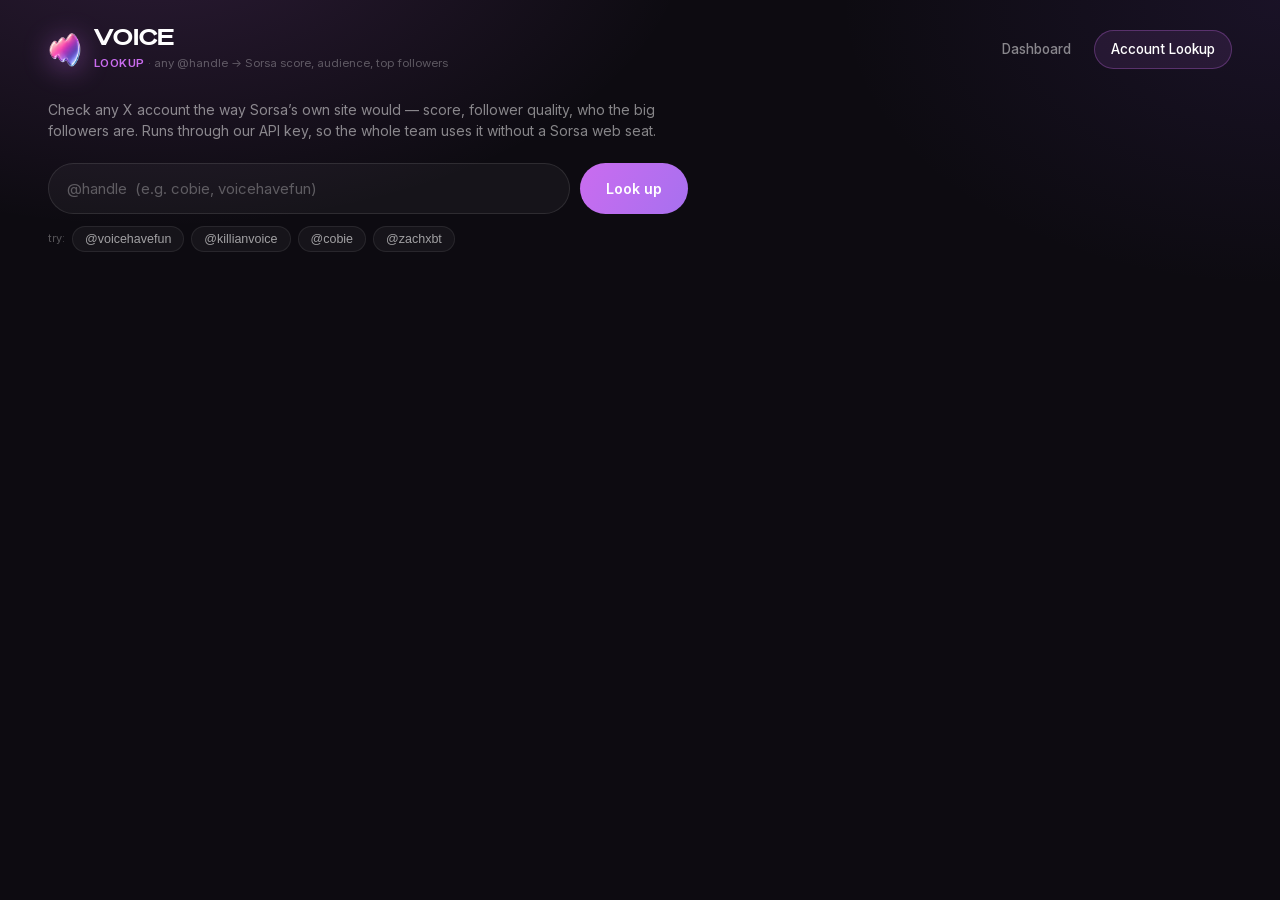
<file: voice-analytics-dashboard-main/lookup.html>
<!DOCTYPE html>
<html lang="en">
<head>
<meta charset="utf-8" />
<meta name="viewport" content="width=device-width, initial-scale=1" />
<title>VOICE · Account Lookup</title>
<link rel="icon" href="assets/favicon.ico" />
<link rel="stylesheet" href="brand.css" />
<style>
    .lead { font-size: 14px; color: var(--w50); margin: 6px 0 22px; max-width: 640px; line-height: 1.5; }
    .searchbox { display: flex; gap: 10px; max-width: 640px; margin-bottom: 12px; }
    .searchbox .inp { flex: 1; position: relative; }
    .searchbox input {
        width: 100%; padding: 15px 18px; font-size: 15px; color: var(--w);
        background: var(--w04); border: 1px solid var(--w10); border-radius: var(--radius-pill);
        outline: none; font-family: inherit;
    }
    .searchbox input::placeholder { color: var(--w30); }
    .searchbox input:focus { border-color: var(--pink-30); }
    .btn {
        padding: 0 26px; font-size: 14px; font-weight: 600; color: var(--w); font-family: inherit;
        background: linear-gradient(120deg, var(--pink), var(--purple)); border: none;
        border-radius: var(--radius-pill); cursor: pointer; transition: filter 0.15s ease;
    }
    .btn:hover { filter: brightness(1.1); }
    .btn:disabled { opacity: 0.5; cursor: default; }
    .quick { display: flex; gap: 7px; flex-wrap: wrap; margin-bottom: 26px; }
    .quick span { font-size: 11px; color: var(--w30); align-self: center; }
    .qb { padding: 5px 12px; font-size: 12.5px; color: var(--w60); background: var(--w04);
        border: 1px solid var(--w08); border-radius: var(--radius-pill); cursor: pointer; }
    .qb:hover { color: var(--w); background: var(--w08); }

    .result { max-width: 760px; padding: 26px; margin-top: 8px; }
    .rhead { display: flex; align-items: center; gap: 14px; flex-wrap: wrap; margin-bottom: 6px; }
    .rname { font-size: 22px; font-weight: 700; }
    .rname .h { color: var(--w30); font-weight: 500; font-size: 15px; margin-left: 7px; }
    .rverdict { font-size: 13.5px; padding: 6px 13px; border-radius: var(--radius-pill);
        border: 1px solid; font-weight: 600; }
    .rgrid { display: grid; grid-template-columns: repeat(4, 1fr); gap: 14px; margin: 20px 0; }
    @media (max-width: 620px) { .rgrid { grid-template-columns: repeat(2, 1fr); } }
    .rtile { padding: 15px 16px; border: 1px solid var(--w08); border-radius: var(--radius-md);
        background: var(--w02); }
    .rtile .l { font-size: 10.5px; text-transform: uppercase; letter-spacing: 0.06em; color: var(--w30); }
    .rtile .v { font-size: 23px; font-weight: 700; margin-top: 6px; }
    .rtile .s { font-size: 11.5px; color: var(--w50); margin-top: 4px; }

    .tf-title { font-size: 12px; text-transform: uppercase; letter-spacing: 0.06em; color: var(--w30);
        margin: 8px 0 10px; }
    .tf-row { position: relative; display: grid; grid-template-columns: 34px 1fr 90px;
        align-items: center; padding: 10px 14px; border-top: 1px solid var(--w08); overflow: hidden; }
    .tf-row:hover { background: var(--w02); }
    .tf-row > * { position: relative; z-index: 1; }
    .tf-row > .tf-fill { position: absolute; left: 0; top: 0; bottom: 0; z-index: 0; }
    .tf-rank { font-size: 13px; color: var(--w50); font-weight: 600; }
    .tf-name { font-size: 13.5px; font-weight: 500; }
    .tf-name .f { font-size: 11.5px; color: var(--w30); margin-left: 7px; }
    .tf-score { text-align: right; font-weight: 700; font-variant-numeric: tabular-nums; }

    .state { max-width: 760px; padding: 40px 26px; text-align: center; color: var(--w30); font-size: 14px; }
    .err { color: var(--red); }
    .mockflag { font-size: 11px; color: var(--peach); margin-left: 8px; }
</style>
</head>
<body>
<div class="wrap">
    <header class="topbar">
        <div class="brand-lockup">
            <img src="assets/logo.webp" alt="VOICE" />
            <div>
                <div class="bt">VOICE</div>
                <div class="brand-sub"><b style="color:var(--pink);font-weight:600;letter-spacing:.04em">LOOKUP</b> · any @handle → Sorsa score, audience, top followers</div>
            </div>
        </div>
        <nav class="nav">
            <a href="dashboard.html">Dashboard</a>
            <a href="lookup.html" class="active">Account Lookup</a>
        </nav>
    </header>

    <div class="lead">
        Check any X account the way Sorsa’s own site would — score, follower quality, who the
        big followers are. Runs through our API key, so the whole team uses it without a Sorsa web seat.
    </div>

    <div class="searchbox">
        <div class="inp"><input id="q" placeholder="@handle  (e.g. cobie, voicehavefun)" autocomplete="off" /></div>
        <button class="btn" id="go">Look up</button>
    </div>
    <div class="quick">
        <span>try:</span>
        <button class="qb" data-h="voicehavefun">@voicehavefun</button>
        <button class="qb" data-h="killianvoice">@killianvoice</button>
        <button class="qb" data-h="cobie">@cobie</button>
        <button class="qb" data-h="zachxbt">@zachxbt</button>
    </div>

    <div id="out"></div>
</div>

<script>
const out = document.getElementById('out');
const input = document.getElementById('q');

function el(tag, attrs = {}, children = []) {
    const n = document.createElement(tag);
    for (const k in attrs) {
        if (k === 'class') n.className = attrs[k];
        else if (k === 'html') n.innerHTML = attrs[k];
        else n.setAttribute(k, attrs[k]);
    }
    (Array.isArray(children) ? children : [children]).forEach(c => {
        if (c == null) return;
        n.appendChild(typeof c === 'object' ? c : document.createTextNode(String(c)));
    });
    return n;
}
const fmt = n => {
    if (n == null) return '—';
    if (Math.abs(n) >= 1e6) return (n / 1e6).toFixed(2).replace(/\.?0+$/, '') + 'M';
    if (Math.abs(n) >= 1e3) return (n / 1e3).toFixed(1).replace(/\.0$/, '') + 'k';
    return String(n);
};
const round = (n, d = 0) => n == null ? '—' : Number(n).toFixed(d).replace(/\.0$/, '');
function scoreColor(s) {
    if (s == null) return 'var(--w50)';
    if (s >= 500) return 'var(--peach)';
    if (s >= 100) return 'var(--pink)';
    if (s >= 20) return 'var(--w)';
    return 'var(--w50)';
}
function verdictClass(s, bot) {
    if (bot != null && bot >= 40) return 'red';
    if (s >= 500) return 'green';
    if (s >= 100) return 'green';
    if (s >= 20) return 'yellow';
    return 'red';
}

function render(p) {
    out.innerHTML = '';
    const vc = verdictClass(p.sorsaScore || 0, p.botPct);
    const card = el('div', { class: 'card result' });

    card.appendChild(el('div', { class: 'rhead' }, [
        el('div', { class: 'rname' }, [p.name || p.handle, el('span', { class: 'h' }, '@' + p.handle)]),
        p.verified ? el('span', { class: 'pill', style: 'color:var(--pink);border-color:var(--pink-30)' }, '✓ verified') : null,
        p.verdict ? el('span', { class: 'rverdict bg-' + vc + ' tl-' + vc }, p.verdict) : null,
        p.mock ? el('span', { class: 'mockflag' }, '· mock') : null,
        p.cached ? el('span', { class: 'mockflag', style: 'color:var(--w30)' }, '· cached') : null,
    ]));

    const dStr = p.scoreWeekDelta != null
        ? (p.scoreWeekDelta >= 0 ? '▲ ' : '▼ ') + Math.abs(Number(p.scoreWeekDelta)).toFixed(1) + ' /7d' : null;
    card.appendChild(el('div', { class: 'rgrid' }, [
        rtile('Sorsa Score', el('span', { style: 'color:' + scoreColor(p.sorsaScore) }, round(p.sorsaScore, 0)),
            dStr, dStr && p.scoreWeekDelta < 0 ? 'down' : 'up'),
        rtile('Followers', fmt(p.followers), p.friends != null ? fmt(p.friends) + ' following' : null),
        rtile('Tweets', fmt(p.tweets), null),
        rtile('Bots', p.botPct != null ? round(p.botPct, 1) + '%' : 'n/a',
            p.botPct == null ? 'not on this plan' : null),
    ]));

    if (p.topFollowers && p.topFollowers.length) {
        card.appendChild(el('div', { class: 'tf-title' }, 'Top followers by Sorsa score'));
        const max = Math.max(...p.topFollowers.map(u => u.score || 0), 1);
        p.topFollowers.forEach((u, i) => {
            const w = ((u.score || 0) / max * 100).toFixed(1);
            card.appendChild(el('div', { class: 'tf-row' }, [
                el('div', { class: 'tf-fill', style: `width:${w}%;background:var(--pink-06)` }),
                el('div', { class: 'tf-rank' }, '#' + (i + 1)),
                el('a', { class: 'tf-name', href: 'https://x.com/' + u.handle, target: '_blank', rel: 'noopener' }, [
                    '@' + u.handle,
                    u.followers != null ? el('span', { class: 'f' }, fmt(u.followers) + ' flw') : null,
                ]),
                el('div', { class: 'tf-score', style: 'color:' + scoreColor(u.score) }, round(u.score, 0)),
            ]));
        });
    }
    out.appendChild(card);
}

function lookup(h) {
    h = (h || '').trim().replace(/^@/, '');
    if (!h) return;
    input.value = h;
    out.innerHTML = '<div class="state">Looking up @' + h + ' …</div>';
    document.getElementById('go').disabled = true;
    fetch('/api/lookup?handle=' + encodeURIComponent(h))
        .then(r => r.json())
        .then(p => {
            document.getElementById('go').disabled = false;
            if (p.error) { out.innerHTML = '<div class="state err">Error: ' + p.error + '</div>'; return; }
            render(p);
        })
        .catch(e => {
            document.getElementById('go').disabled = false;
            out.innerHTML = '<div class="state err">Lookup failed — is the server running? (start-dashboard.bat)</div>';
            console.error(e);
        });
}
function rtile(label, valueNode, sub, dir) {
    return el('div', { class: 'rtile' }, [
        el('div', { class: 'l' }, label),
        el('div', { class: 'v' }, valueNode),
        sub != null ? el('div', { class: 's ' + (dir === 'down' ? 'down' : dir === 'up' ? 'up' : '') }, sub) : null,
    ]);
}

document.getElementById('go').onclick = () => lookup(input.value);
input.addEventListener('keydown', e => { if (e.key === 'Enter') lookup(input.value); });
document.querySelectorAll('.qb').forEach(b => b.onclick = () => lookup(b.dataset.h));
</script>
</body>
</html>
</file>
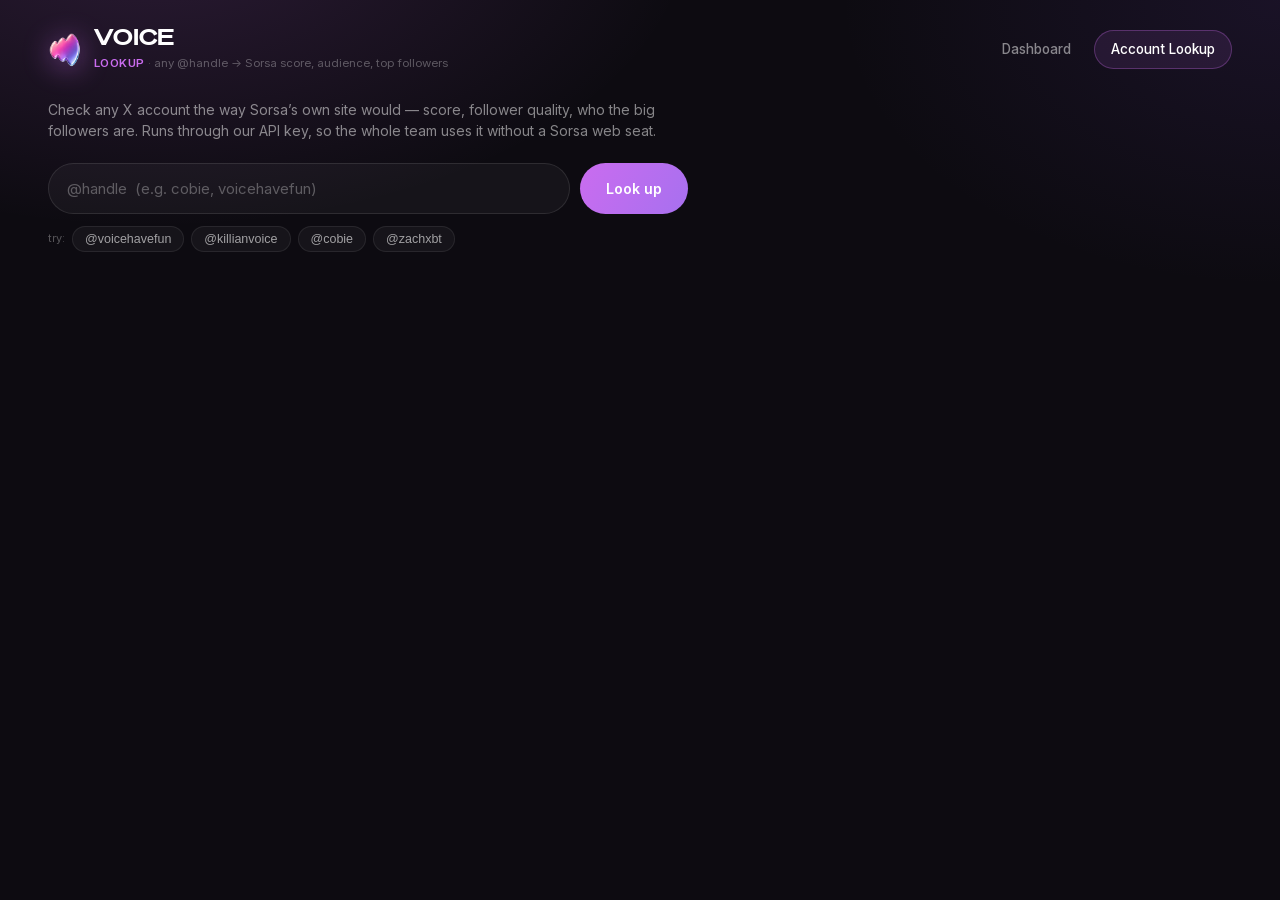
<file: voice-analytics-dashboard-main/vercel-deploy/lookup.html>
<!DOCTYPE html>
<html lang="en">
<head>
<meta charset="utf-8" />
<meta name="viewport" content="width=device-width, initial-scale=1" />
<title>VOICE · Account Lookup</title>
<link rel="icon" href="assets/favicon.ico" />
<link rel="stylesheet" href="brand.css" />
<style>
    .lead { font-size: 14px; color: var(--w50); margin: 6px 0 22px; max-width: 640px; line-height: 1.5; }
    .searchbox { display: flex; gap: 10px; max-width: 640px; margin-bottom: 12px; }
    .searchbox .inp { flex: 1; position: relative; }
    .searchbox input {
        width: 100%; padding: 15px 18px; font-size: 15px; color: var(--w);
        background: var(--w04); border: 1px solid var(--w10); border-radius: var(--radius-pill);
        outline: none; font-family: inherit;
    }
    .searchbox input::placeholder { color: var(--w30); }
    .searchbox input:focus { border-color: var(--pink-30); }
    .btn {
        padding: 0 26px; font-size: 14px; font-weight: 600; color: var(--w); font-family: inherit;
        background: linear-gradient(120deg, var(--pink), var(--purple)); border: none;
        border-radius: var(--radius-pill); cursor: pointer; transition: filter 0.15s ease;
    }
    .btn:hover { filter: brightness(1.1); }
    .btn:disabled { opacity: 0.5; cursor: default; }
    .quick { display: flex; gap: 7px; flex-wrap: wrap; margin-bottom: 26px; }
    .quick span { font-size: 11px; color: var(--w30); align-self: center; }
    .qb { padding: 5px 12px; font-size: 12.5px; color: var(--w60); background: var(--w04);
        border: 1px solid var(--w08); border-radius: var(--radius-pill); cursor: pointer; }
    .qb:hover { color: var(--w); background: var(--w08); }

    .result { max-width: 760px; padding: 26px; margin-top: 8px; }
    .rhead { display: flex; align-items: center; gap: 14px; flex-wrap: wrap; margin-bottom: 6px; }
    .rname { font-size: 22px; font-weight: 700; }
    .rname .h { color: var(--w30); font-weight: 500; font-size: 15px; margin-left: 7px; }
    .rverdict { font-size: 13.5px; padding: 6px 13px; border-radius: var(--radius-pill);
        border: 1px solid; font-weight: 600; }
    .rgrid { display: grid; grid-template-columns: repeat(4, 1fr); gap: 14px; margin: 20px 0; }
    @media (max-width: 620px) { .rgrid { grid-template-columns: repeat(2, 1fr); } }
    .rtile { padding: 15px 16px; border: 1px solid var(--w08); border-radius: var(--radius-md);
        background: var(--w02); }
    .rtile .l { font-size: 10.5px; text-transform: uppercase; letter-spacing: 0.06em; color: var(--w30); }
    .rtile .v { font-size: 23px; font-weight: 700; margin-top: 6px; }
    .rtile .s { font-size: 11.5px; color: var(--w50); margin-top: 4px; }

    .tf-title { font-size: 12px; text-transform: uppercase; letter-spacing: 0.06em; color: var(--w30);
        margin: 8px 0 10px; }
    .tf-row { position: relative; display: grid; grid-template-columns: 34px 1fr 90px;
        align-items: center; padding: 10px 14px; border-top: 1px solid var(--w08); overflow: hidden; }
    .tf-row:hover { background: var(--w02); }
    .tf-row > * { position: relative; z-index: 1; }
    .tf-row > .tf-fill { position: absolute; left: 0; top: 0; bottom: 0; z-index: 0; }
    .tf-rank { font-size: 13px; color: var(--w50); font-weight: 600; }
    .tf-name { font-size: 13.5px; font-weight: 500; }
    .tf-name .f { font-size: 11.5px; color: var(--w30); margin-left: 7px; }
    .tf-score { text-align: right; font-weight: 700; font-variant-numeric: tabular-nums; }

    .state { max-width: 760px; padding: 40px 26px; text-align: center; color: var(--w30); font-size: 14px; }
    .err { color: var(--red); }
    .mockflag { font-size: 11px; color: var(--peach); margin-left: 8px; }
</style>
</head>
<body>
<div class="wrap">
    <header class="topbar">
        <div class="brand-lockup">
            <img src="assets/logo.webp" alt="VOICE" />
            <div>
                <div class="bt">VOICE</div>
                <div class="brand-sub"><b style="color:var(--pink);font-weight:600;letter-spacing:.04em">LOOKUP</b> · any @handle → Sorsa score, audience, top followers</div>
            </div>
        </div>
        <nav class="nav">
            <a href="/dashboard.html">Dashboard</a>
            <a href="/lookup.html" class="active">Account Lookup</a>
        </nav>
    </header>

    <div class="lead">
        Check any X account the way Sorsa’s own site would — score, follower quality, who the
        big followers are. Runs through our API key, so the whole team uses it without a Sorsa web seat.
    </div>

    <div class="searchbox">
        <div class="inp"><input id="q" placeholder="@handle  (e.g. cobie, voicehavefun)" autocomplete="off" /></div>
        <button class="btn" id="go">Look up</button>
    </div>
    <div class="quick">
        <span>try:</span>
        <button class="qb" data-h="voicehavefun">@voicehavefun</button>
        <button class="qb" data-h="killianvoice">@killianvoice</button>
        <button class="qb" data-h="cobie">@cobie</button>
        <button class="qb" data-h="zachxbt">@zachxbt</button>
    </div>

    <div id="out"></div>
</div>

<script>
const out = document.getElementById('out');
const input = document.getElementById('q');

function el(tag, attrs = {}, children = []) {
    const n = document.createElement(tag);
    for (const k in attrs) {
        if (k === 'class') n.className = attrs[k];
        else if (k === 'html') n.innerHTML = attrs[k];
        else n.setAttribute(k, attrs[k]);
    }
    (Array.isArray(children) ? children : [children]).forEach(c => {
        if (c == null) return;
        n.appendChild(typeof c === 'object' ? c : document.createTextNode(String(c)));
    });
    return n;
}
const fmt = n => {
    if (n == null) return '—';
    if (Math.abs(n) >= 1e6) return (n / 1e6).toFixed(2).replace(/\.?0+$/, '') + 'M';
    if (Math.abs(n) >= 1e3) return (n / 1e3).toFixed(1).replace(/\.0$/, '') + 'k';
    return String(n);
};
const round = (n, d = 0) => n == null ? '—' : Number(n).toFixed(d).replace(/\.0$/, '');
function scoreColor(s) {
    if (s == null) return 'var(--w50)';
    if (s >= 500) return 'var(--peach)';
    if (s >= 100) return 'var(--pink)';
    if (s >= 20) return 'var(--w)';
    return 'var(--w50)';
}
function verdictClass(s, bot) {
    if (bot != null && bot >= 40) return 'red';
    if (s >= 500) return 'green';
    if (s >= 100) return 'green';
    if (s >= 20) return 'yellow';
    return 'red';
}

function render(p) {
    out.innerHTML = '';
    const vc = verdictClass(p.sorsaScore || 0, p.botPct);
    const card = el('div', { class: 'card result' });

    card.appendChild(el('div', { class: 'rhead' }, [
        el('div', { class: 'rname' }, [p.name || p.handle, el('span', { class: 'h' }, '@' + p.handle)]),
        p.verified ? el('span', { class: 'pill', style: 'color:var(--pink);border-color:var(--pink-30)' }, '✓ verified') : null,
        p.verdict ? el('span', { class: 'rverdict bg-' + vc + ' tl-' + vc }, p.verdict) : null,
        p.mock ? el('span', { class: 'mockflag' }, '· mock') : null,
        p.cached ? el('span', { class: 'mockflag', style: 'color:var(--w30)' }, '· cached') : null,
    ]));

    const dStr = p.scoreWeekDelta != null
        ? (p.scoreWeekDelta >= 0 ? '▲ ' : '▼ ') + Math.abs(Number(p.scoreWeekDelta)).toFixed(1) + ' /7d' : null;
    card.appendChild(el('div', { class: 'rgrid' }, [
        rtile('Sorsa Score', el('span', { style: 'color:' + scoreColor(p.sorsaScore) }, round(p.sorsaScore, 0)),
            dStr, dStr && p.scoreWeekDelta < 0 ? 'down' : 'up'),
        rtile('Followers', fmt(p.followers), p.friends != null ? fmt(p.friends) + ' following' : null),
        rtile('Tweets', fmt(p.tweets), null),
        rtile('Bots', p.botPct != null ? round(p.botPct, 1) + '%' : 'n/a',
            p.botPct == null ? 'not on this plan' : null),
    ]));

    if (p.topFollowers && p.topFollowers.length) {
        card.appendChild(el('div', { class: 'tf-title' }, 'Top followers by Sorsa score'));
        const max = Math.max(...p.topFollowers.map(u => u.score || 0), 1);
        p.topFollowers.forEach((u, i) => {
            const w = ((u.score || 0) / max * 100).toFixed(1);
            card.appendChild(el('div', { class: 'tf-row' }, [
                el('div', { class: 'tf-fill', style: `width:${w}%;background:var(--pink-06)` }),
                el('div', { class: 'tf-rank' }, '#' + (i + 1)),
                el('a', { class: 'tf-name', href: 'https://x.com/' + u.handle, target: '_blank', rel: 'noopener' }, [
                    '@' + u.handle,
                    u.followers != null ? el('span', { class: 'f' }, fmt(u.followers) + ' flw') : null,
                ]),
                el('div', { class: 'tf-score', style: 'color:' + scoreColor(u.score) }, round(u.score, 0)),
            ]));
        });
    }
    out.appendChild(card);
}

function lookup(h) {
    h = (h || '').trim().replace(/^@/, '');
    if (!h) return;
    input.value = h;
    out.innerHTML = '<div class="state">Looking up @' + h + ' …</div>';
    document.getElementById('go').disabled = true;
    fetch('/api/lookup?handle=' + encodeURIComponent(h))
        .then(r => r.json())
        .then(p => {
            document.getElementById('go').disabled = false;
            if (p.error) { out.innerHTML = '<div class="state err">Error: ' + p.error + '</div>'; return; }
            render(p);
        })
        .catch(e => {
            document.getElementById('go').disabled = false;
            out.innerHTML = '<div class="state err">Lookup failed — is the server running? (start-dashboard.bat)</div>';
            console.error(e);
        });
}
function rtile(label, valueNode, sub, dir) {
    return el('div', { class: 'rtile' }, [
        el('div', { class: 'l' }, label),
        el('div', { class: 'v' }, valueNode),
        sub != null ? el('div', { class: 's ' + (dir === 'down' ? 'down' : dir === 'up' ? 'up' : '') }, sub) : null,
    ]);
}

document.getElementById('go').onclick = () => lookup(input.value);
input.addEventListener('keydown', e => { if (e.key === 'Enter') lookup(input.value); });
document.querySelectorAll('.qb').forEach(b => b.onclick = () => lookup(b.dataset.h));
</script>
</body>
</html>
</file>
<file: voice-analytics-dashboard-main/brand.css>
/* ============================================================
   VOICE — shared brand design system
   Tokens + fonts lifted 1:1 from voice-socialfi-mono
   ============================================================ */
@font-face {
    font-family: 'Inter';
    src: url('assets/fonts/inter-variable.woff2') format('woff2');
    font-weight: 100 900;
    font-style: normal;
    font-display: swap;
}
@font-face {
    font-family: 'Sohne Breit';
    src: url('assets/fonts/sohne-breit-buch.woff2') format('woff2');
    font-weight: 400;
    font-display: swap;
}
@font-face {
    font-family: 'Sohne Breit';
    src: url('assets/fonts/sohne-breit-kraftig.woff2') format('woff2');
    font-weight: 600;
    font-display: swap;
}
@font-face {
    font-family: 'Sohne Breit';
    src: url('assets/fonts/sohne-breit-dreiviertelfett.woff2') format('woff2');
    font-weight: 700;
    font-display: swap;
}
:root {
    /* base palette */
    --bg: #0d0b11;
    --bg-2: #16161f;
    --pink: #ca6cef;
    --pink-50: rgba(202, 108, 239, 0.5);
    --pink-30: rgba(202, 108, 239, 0.3);
    --pink-25: rgba(202, 108, 239, 0.25);
    --pink-10: rgba(202, 108, 239, 0.1);
    --pink-06: rgba(202, 108, 239, 0.06);
    --green: #79ff9a;
    --green-25: rgba(121, 255, 154, 0.25);
    --green-10: rgba(121, 255, 154, 0.1);
    --peach: #ef9c6c;
    --peach-30: rgba(239, 156, 108, 0.3);
    --peach-10: rgba(239, 156, 108, 0.1);
    --red: #ef6c6c;
    --red-25: rgba(239, 108, 108, 0.25);
    --red-10: rgba(239, 108, 108, 0.1);
    --purple: #a770ef;
    --purple-light: #cf8bf3;
    --purple-dark: #6c3ea9;

    /* whites */
    --w: #ffffff;
    --w60: rgba(255, 255, 255, 0.6);
    --w50: rgba(255, 255, 255, 0.5);
    --w30: rgba(255, 255, 255, 0.3);
    --w16: rgba(255, 255, 255, 0.16);
    --w10: rgba(255, 255, 255, 0.1);
    --w08: rgba(255, 255, 255, 0.08);
    --w06: rgba(255, 255, 255, 0.06);
    --w04: rgba(255, 255, 255, 0.04);
    --w02: rgba(255, 255, 255, 0.02);

    --radius-card: 32px;
    --radius-pill: 999px;
    --radius-md: 16px;
    --radius-sm: 10px;
    --maxw: 1240px;

    --font: 'Inter', -apple-system, BlinkMacSystemFont, 'Segoe UI', sans-serif;
    --font-display: 'Sohne Breit', 'Inter', sans-serif;
}

* {
    box-sizing: border-box;
    -webkit-font-smoothing: antialiased;
    -moz-osx-font-smoothing: grayscale;
}
*::-webkit-scrollbar { width: 8px; height: 8px; }
*::-webkit-scrollbar-thumb { background: var(--w08); border-radius: 99px; }

html, body { margin: 0; padding: 0; }
body {
    font-family: var(--font);
    color: var(--w);
    background: var(--bg);
    /* ambient brand glow */
    background-image:
        radial-gradient(900px 500px at 12% -8%, rgba(202, 108, 239, 0.16), transparent 60%),
        radial-gradient(800px 520px at 100% 0%, rgba(103, 62, 169, 0.14), transparent 55%);
    background-attachment: fixed;
    line-height: 1.4;
}

a { color: inherit; text-decoration: none; }
.num { font-variant-numeric: tabular-nums; }

/* ---- layout shell ---- */
.wrap { max-width: var(--maxw); margin: 0 auto; padding: 28px 28px 80px; }

.topbar {
    display: flex; align-items: center; gap: 16px;
    margin-bottom: 28px;
}
.brand-lockup { display: flex; align-items: center; gap: 12px; }
.brand-lockup img { width: 34px; height: 34px; object-fit: contain;
    filter: drop-shadow(0 4px 14px rgba(202, 108, 239, 0.45)); }
.brand-lockup .bt { font-family: var(--font-display); font-size: 22px; font-weight: 700;
    letter-spacing: 0.005em; line-height: 1; text-transform: uppercase; }
.brand-lockup .bt span { color: var(--pink); }
.brand-sub { font-size: 11.5px; color: var(--w30); margin-top: 5px; }

/* country flags (real images — Windows has no flag emoji glyphs) */
.flag { width: 18px; height: 13px; border-radius: 2px; object-fit: cover;
    vertical-align: middle; box-shadow: 0 0 0 1px var(--w10); }

.nav { margin-left: auto; display: flex; gap: 6px; align-items: center; }
.nav a {
    padding: 9px 16px; border-radius: var(--radius-pill);
    font-size: 13.5px; font-weight: 500; color: var(--w50);
    border: 1px solid transparent; transition: all 0.15s ease;
}
.nav a:hover { color: var(--w); background: var(--w04); }
.nav a.active { color: var(--w); background: var(--pink-10);
    border-color: var(--pink-30); }

/* ---- usage gauge ---- */
.usage { text-align: right; font-size: 11px; color: var(--w30); }
.usage .bar { width: 180px; height: 6px; border-radius: 99px; background: var(--w08);
    overflow: hidden; margin: 6px 0 4px auto; }
.usage .bar > i { display: block; height: 100%;
    background: linear-gradient(90deg, var(--pink), var(--purple-light)); }

/* ---- cards ---- */
.card {
    background: var(--w04);
    border: 1px solid var(--w08);
    border-radius: var(--radius-card);
}
.glass {
    border: 1px solid var(--w08);
    border-radius: var(--radius-card);
    background: var(--w02);
    box-shadow: inset 1px 1px 2px rgba(255, 255, 255, 0.06),
        inset 0 1px 4px rgba(0, 0, 0, 0.3);
}

/* ---- pill tabs ---- */
.tabs { display: inline-flex; gap: 2px; padding: 3px;
    border: 1px solid var(--w08); border-radius: var(--radius-pill); }
.tab {
    display: inline-flex; align-items: center; gap: 7px;
    padding: 8px 16px; border: none; background: transparent;
    color: var(--w30); font-size: 13.5px; font-weight: 500; font-family: inherit;
    border-radius: var(--radius-pill); cursor: pointer; transition: all 0.15s ease;
    white-space: nowrap;
}
.tab:hover { color: var(--w50); }
.tab.active { color: var(--w); background: var(--w08); }
.tab .av { width: 18px; height: 18px; border-radius: 50%; object-fit: cover; }

/* ---- stat tiles ---- */
.stat-label { font-size: 10.5px; font-weight: 600; letter-spacing: 0.07em;
    text-transform: uppercase; color: var(--w30); }
.stat-value { font-size: 27px; font-weight: 700; letter-spacing: -0.02em;
    margin-top: 6px; }
.stat-sub { font-size: 12px; color: var(--w50); margin-top: 5px; }

/* deltas */
.up { color: var(--green); }
.down { color: var(--red); }
.flat { color: var(--w50); }

/* traffic-light chips */
.tl-green { color: var(--green); }
.tl-yellow { color: var(--peach); }
.tl-red { color: var(--red); }
.bg-green { background: var(--green-10); border-color: var(--green-25); }
.bg-yellow { background: var(--peach-10); border-color: var(--peach-30); }
.bg-red { background: var(--red-10); border-color: var(--red-25); }

.pill {
    display: inline-flex; align-items: center; gap: 5px;
    padding: 4px 10px; border-radius: var(--radius-pill);
    border: 1px solid var(--w08); font-size: 11.5px; font-weight: 500;
    color: var(--w60); background: var(--w04);
}

.muted { color: var(--w30); }
.mono-note { font-size: 12px; color: var(--w30); }
</file>
<file: voice-analytics-dashboard-main/vercel-deploy/brand.css>
/* ============================================================
   VOICE — shared brand design system
   Tokens + fonts lifted 1:1 from voice-socialfi-mono
   ============================================================ */
@font-face {
    font-family: 'Inter';
    src: url('assets/fonts/inter-variable.woff2') format('woff2');
    font-weight: 100 900;
    font-style: normal;
    font-display: swap;
}
@font-face {
    font-family: 'Sohne Breit';
    src: url('assets/fonts/sohne-breit-buch.woff2') format('woff2');
    font-weight: 400;
    font-display: swap;
}
@font-face {
    font-family: 'Sohne Breit';
    src: url('assets/fonts/sohne-breit-kraftig.woff2') format('woff2');
    font-weight: 600;
    font-display: swap;
}
@font-face {
    font-family: 'Sohne Breit';
    src: url('assets/fonts/sohne-breit-dreiviertelfett.woff2') format('woff2');
    font-weight: 700;
    font-display: swap;
}
:root {
    /* base palette */
    --bg: #0d0b11;
    --bg-2: #16161f;
    --pink: #ca6cef;
    --pink-50: rgba(202, 108, 239, 0.5);
    --pink-30: rgba(202, 108, 239, 0.3);
    --pink-25: rgba(202, 108, 239, 0.25);
    --pink-10: rgba(202, 108, 239, 0.1);
    --pink-06: rgba(202, 108, 239, 0.06);
    --green: #79ff9a;
    --green-25: rgba(121, 255, 154, 0.25);
    --green-10: rgba(121, 255, 154, 0.1);
    --peach: #ef9c6c;
    --peach-30: rgba(239, 156, 108, 0.3);
    --peach-10: rgba(239, 156, 108, 0.1);
    --red: #ef6c6c;
    --red-25: rgba(239, 108, 108, 0.25);
    --red-10: rgba(239, 108, 108, 0.1);
    --purple: #a770ef;
    --purple-light: #cf8bf3;
    --purple-dark: #6c3ea9;

    /* whites */
    --w: #ffffff;
    --w60: rgba(255, 255, 255, 0.6);
    --w50: rgba(255, 255, 255, 0.5);
    --w30: rgba(255, 255, 255, 0.3);
    --w16: rgba(255, 255, 255, 0.16);
    --w10: rgba(255, 255, 255, 0.1);
    --w08: rgba(255, 255, 255, 0.08);
    --w06: rgba(255, 255, 255, 0.06);
    --w04: rgba(255, 255, 255, 0.04);
    --w02: rgba(255, 255, 255, 0.02);

    --radius-card: 32px;
    --radius-pill: 999px;
    --radius-md: 16px;
    --radius-sm: 10px;
    --maxw: 1240px;

    --font: 'Inter', -apple-system, BlinkMacSystemFont, 'Segoe UI', sans-serif;
    --font-display: 'Sohne Breit', 'Inter', sans-serif;
}

* {
    box-sizing: border-box;
    -webkit-font-smoothing: antialiased;
    -moz-osx-font-smoothing: grayscale;
}
*::-webkit-scrollbar { width: 8px; height: 8px; }
*::-webkit-scrollbar-thumb { background: var(--w08); border-radius: 99px; }

html, body { margin: 0; padding: 0; }
body {
    font-family: var(--font);
    color: var(--w);
    background: var(--bg);
    /* ambient brand glow */
    background-image:
        radial-gradient(900px 500px at 12% -8%, rgba(202, 108, 239, 0.16), transparent 60%),
        radial-gradient(800px 520px at 100% 0%, rgba(103, 62, 169, 0.14), transparent 55%);
    background-attachment: fixed;
    line-height: 1.4;
}

a { color: inherit; text-decoration: none; }
.num { font-variant-numeric: tabular-nums; }

/* ---- layout shell ---- */
.wrap { max-width: var(--maxw); margin: 0 auto; padding: 28px 28px 80px; }

.topbar {
    display: flex; align-items: center; gap: 16px;
    margin-bottom: 28px;
}
.brand-lockup { display: flex; align-items: center; gap: 12px; }
.brand-lockup img { width: 34px; height: 34px; object-fit: contain;
    filter: drop-shadow(0 4px 14px rgba(202, 108, 239, 0.45)); }
.brand-lockup .bt { font-family: var(--font-display); font-size: 22px; font-weight: 700;
    letter-spacing: 0.005em; line-height: 1; text-transform: uppercase; }
.brand-lockup .bt span { color: var(--pink); }
.brand-sub { font-size: 11.5px; color: var(--w30); margin-top: 5px; }

/* country flags (real images — Windows has no flag emoji glyphs) */
.flag { width: 18px; height: 13px; border-radius: 2px; object-fit: cover;
    vertical-align: middle; box-shadow: 0 0 0 1px var(--w10); }

.nav { margin-left: auto; display: flex; gap: 6px; align-items: center; }
.nav a {
    padding: 9px 16px; border-radius: var(--radius-pill);
    font-size: 13.5px; font-weight: 500; color: var(--w50);
    border: 1px solid transparent; transition: all 0.15s ease;
}
.nav a:hover { color: var(--w); background: var(--w04); }
.nav a.active { color: var(--w); background: var(--pink-10);
    border-color: var(--pink-30); }

/* ---- usage gauge ---- */
.usage { text-align: right; font-size: 11px; color: var(--w30); }
.usage .bar { width: 180px; height: 6px; border-radius: 99px; background: var(--w08);
    overflow: hidden; margin: 6px 0 4px auto; }
.usage .bar > i { display: block; height: 100%;
    background: linear-gradient(90deg, var(--pink), var(--purple-light)); }

/* ---- cards ---- */
.card {
    background: var(--w04);
    border: 1px solid var(--w08);
    border-radius: var(--radius-card);
}
.glass {
    border: 1px solid var(--w08);
    border-radius: var(--radius-card);
    background: var(--w02);
    box-shadow: inset 1px 1px 2px rgba(255, 255, 255, 0.06),
        inset 0 1px 4px rgba(0, 0, 0, 0.3);
}

/* ---- pill tabs ---- */
.tabs { display: inline-flex; gap: 2px; padding: 3px;
    border: 1px solid var(--w08); border-radius: var(--radius-pill); }
.tab {
    display: inline-flex; align-items: center; gap: 7px;
    padding: 8px 16px; border: none; background: transparent;
    color: var(--w30); font-size: 13.5px; font-weight: 500; font-family: inherit;
    border-radius: var(--radius-pill); cursor: pointer; transition: all 0.15s ease;
    white-space: nowrap;
}
.tab:hover { color: var(--w50); }
.tab.active { color: var(--w); background: var(--w08); }
.tab .av { width: 18px; height: 18px; border-radius: 50%; object-fit: cover; }

/* ---- stat tiles ---- */
.stat-label { font-size: 10.5px; font-weight: 600; letter-spacing: 0.07em;
    text-transform: uppercase; color: var(--w30); }
.stat-value { font-size: 27px; font-weight: 700; letter-spacing: -0.02em;
    margin-top: 6px; }
.stat-sub { font-size: 12px; color: var(--w50); margin-top: 5px; }

/* deltas */
.up { color: var(--green); }
.down { color: var(--red); }
.flat { color: var(--w50); }

/* traffic-light chips */
.tl-green { color: var(--green); }
.tl-yellow { color: var(--peach); }
.tl-red { color: var(--red); }
.bg-green { background: var(--green-10); border-color: var(--green-25); }
.bg-yellow { background: var(--peach-10); border-color: var(--peach-30); }
.bg-red { background: var(--red-10); border-color: var(--red-25); }

.pill {
    display: inline-flex; align-items: center; gap: 5px;
    padding: 4px 10px; border-radius: var(--radius-pill);
    border: 1px solid var(--w08); font-size: 11.5px; font-weight: 500;
    color: var(--w60); background: var(--w04);
}

.muted { color: var(--w30); }
.mono-note { font-size: 12px; color: var(--w30); }
</file>
